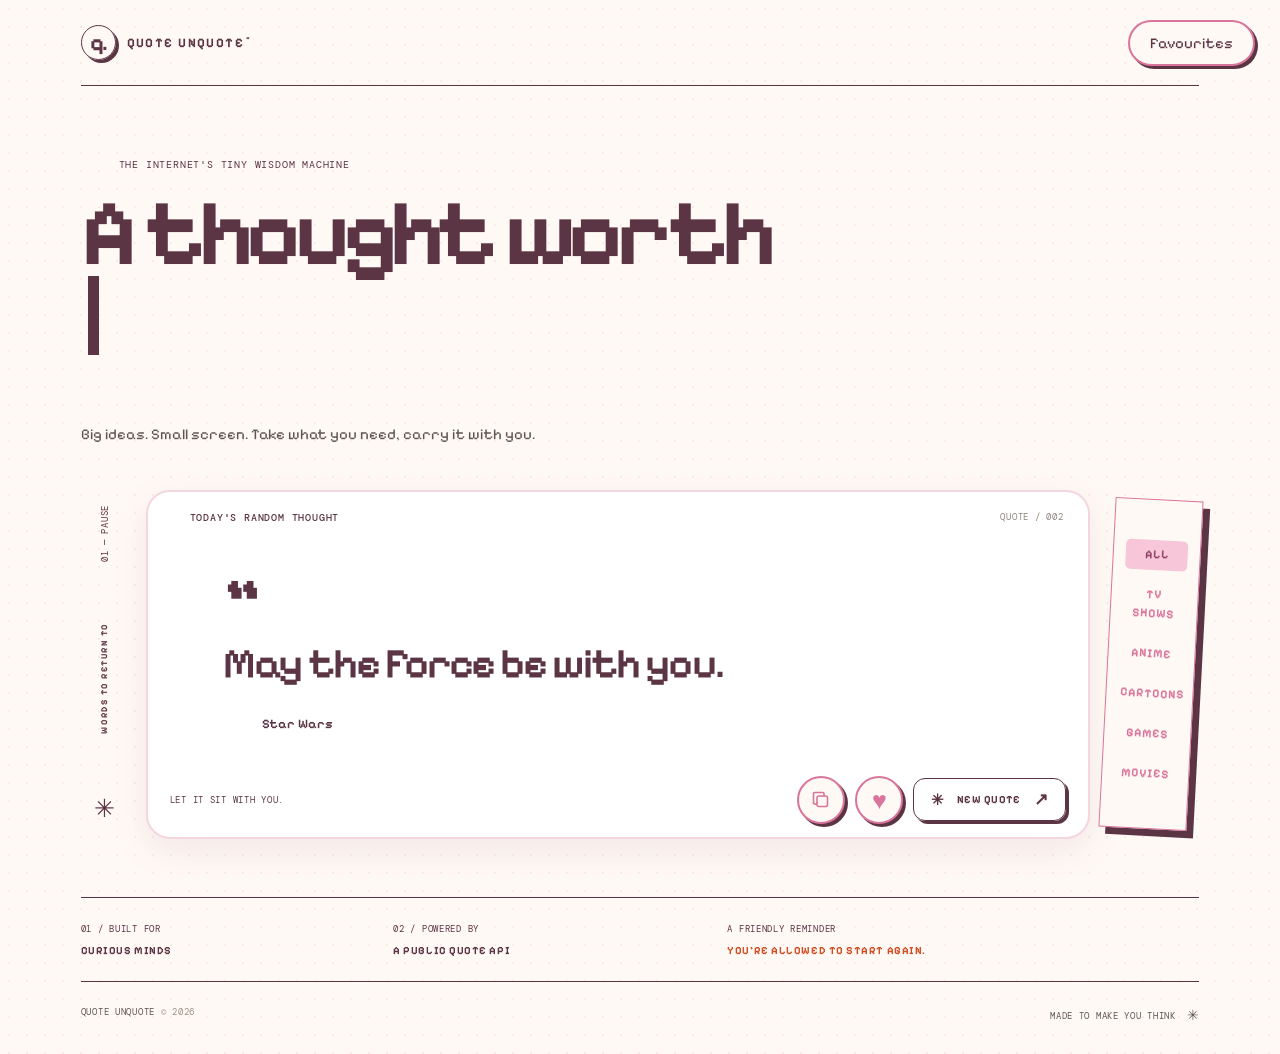
<file: index.html>
<!DOCTYPE html>
<html lang="en">
<head>
  <meta charset="UTF-8" />
  <meta name="viewport" content="width=device-width, initial-scale=1.0" />
  <meta name="theme-color" content="#f8efe4" />
  <meta name="description" content="A little inspiration, one quote at a time." />
  <title>Quote Unquote — Random Quote Generator</title>
  <link rel="preconnect" href="https://fonts.googleapis.com">
  <link rel="preconnect" href="https://fonts.gstatic.com" crossorigin>
  <link href="https://fonts.googleapis.com/css2?family=DM+Mono:wght@400;500&family=Space+Grotesk:wght@400;500;600;700&display=swap" rel="stylesheet">
  <link rel="stylesheet" href="style.css" />
  <script src="script.js" defer></script>
</head>
<body>
  <div class="page-shell">
    <header class="topbar">
      <a href="favourites.html" class="favourites-top-btn">
        Favourites
        </a>
      <a class="brand" href="#" aria-label="Quote Club home">
        <span class="brand-mark">q.</span>
        <span>QUOTE UNQUOTE<span class="brand-dot">®</span></span>
      </a>
    </header>

    <main>
      <section class="hero">
        <div class="eyebrow"><span class="eyebrow-line"></span> THE INTERNET'S TINY WISDOM MACHINE</div>
        <h1 id="heroTitle">
        <span id="titleLine1"></span><br>
        <span class="headline-accent" id="titleLine2"></span><span class="typing-cursor" id="typingCursor"></span>
        </h1>
        <p class="intro">Big ideas. Small screen. Take what you need, carry it with you.</p>
      </section>

      <section class="quote-layout" aria-live="polite">
        <div class="side-note">
          <span class="side-index">01 — PAUSE</span>
          <span class="side-vertical">WORDS TO RETURN TO</span>
          <span class="side-star">✳</span>
        </div>
        <article class="quote-card">
          <div class="card-topline">
            <span class="card-label"><span class="mini-square"></span> TODAY'S RANDOM THOUGHT</span>
            <span class="quote-number" id="quoteNumber">QUOTE / 001</span>
          </div>
          <div class="quote-content" id="quoteContent">
            <span class="quote-symbol" aria-hidden="true">“</span>
            <p class="quote-text" id="quoteText">Great things are done by a series of small things brought together.</p>
            <div class="quote-author-row">
              <span class="author-rule"></span>
              <p class="quote-author" id="quoteAuthor">Vincent van Gogh</p>
            </div>
          </div>
          <div class="loading-state" id="loadingState" hidden>
            <span class="loader"></span>
            <p>Finding a thought for you<span class="loading-dots">...</span></p>
          </div>
          <div class="error-state" id="errorState" hidden>
            <span class="error-icon">!</span>
            <p class="error-title">The words got lost.</p>
            <p class="error-copy" id="errorMessage">We couldn't reach the quote service. Check your connection and try again.</p>
            <button class="text-button" id="retryButton" type="button">Try again ↗</button>
          </div>
          <div class="card-footer">
            <span class="footer-note">LET IT SIT WITH YOU.</span>
            <div class="card-actions">
              <button
                class="icon-button copy-icon-button"
                id="copyButton"
                type="button"
                aria-label="Copy quote"
                title="Copy quote"
              >
                <svg viewBox="0 0 24 24" aria-hidden="true">
                <rect x="8" y="8" width="12" height="12" rx="2"></rect>
                <path d="M16 8V5.5A1.5 1.5 0 0 0 14.5 4h-9A1.5 1.5 0 0 0 4 5.5v9A1.5 1.5 0 0 0 8 16"></path>
                </svg>
              </button>
              <button
                class="slingshot-button"
                id="favouriteButton"
                type="button"
                aria-label="Add quote to favourites"
                title="Add to favourites"
                >
                <span class="slingshot-band"></span>
                <span class="slingshot-heart">♥</span>
                </button>
              <button class="new-quote-button" id="newQuoteButton" type="button">
                <span class="button-spark">✳</span> NEW QUOTE <span class="button-arrow">↗</span>
              </button>
            </div>
          </div>
        </article>
<div class="right-stamp">
    <button class="category-button active" data-category="All" type="button">
        ALL
    </button>
    <button class="category-button" data-category="TV Shows" type="button">
        TV SHOWS
    </button>
    <button class="category-button" data-category="Anime" type="button">
        ANIME
    </button>
    <button class="category-button" data-category="Cartoons" type="button">
        CARTOONS
    </button>
    <button class="category-button" data-category="Games" type="button">
        GAMES
    </button>
    <button class="category-button" data-category="Movies" type="button">
        MOVIES
    </button>
</div>
      </section>

      <section class="bottom-strip">
        <div class="strip-block"><span class="strip-label">01 / BUILT FOR</span><span class="strip-value">CURIOUS MINDS</span></div>
        <div class="strip-block"><span class="strip-label">02 / POWERED BY</span><span class="strip-value">A PUBLIC QUOTE API</span></div>
        <div class="strip-block strip-message"><span class="strip-label">A FRIENDLY REMINDER</span><span class="strip-value">YOU'RE ALLOWED TO START AGAIN.</span></div>
      </section>
    </main>

    <footer class="footer">
      <span>QUOTE UNQUOTE <span class="footer-copyright">© 2026</span></span>
      <span>MADE TO MAKE YOU THINK <span class="footer-heart">✳</span></span>
    </footer>
    <div class="toast" id="toast" role="status" aria-live="polite"></div>
  </div>
</body>
</html>
</file>
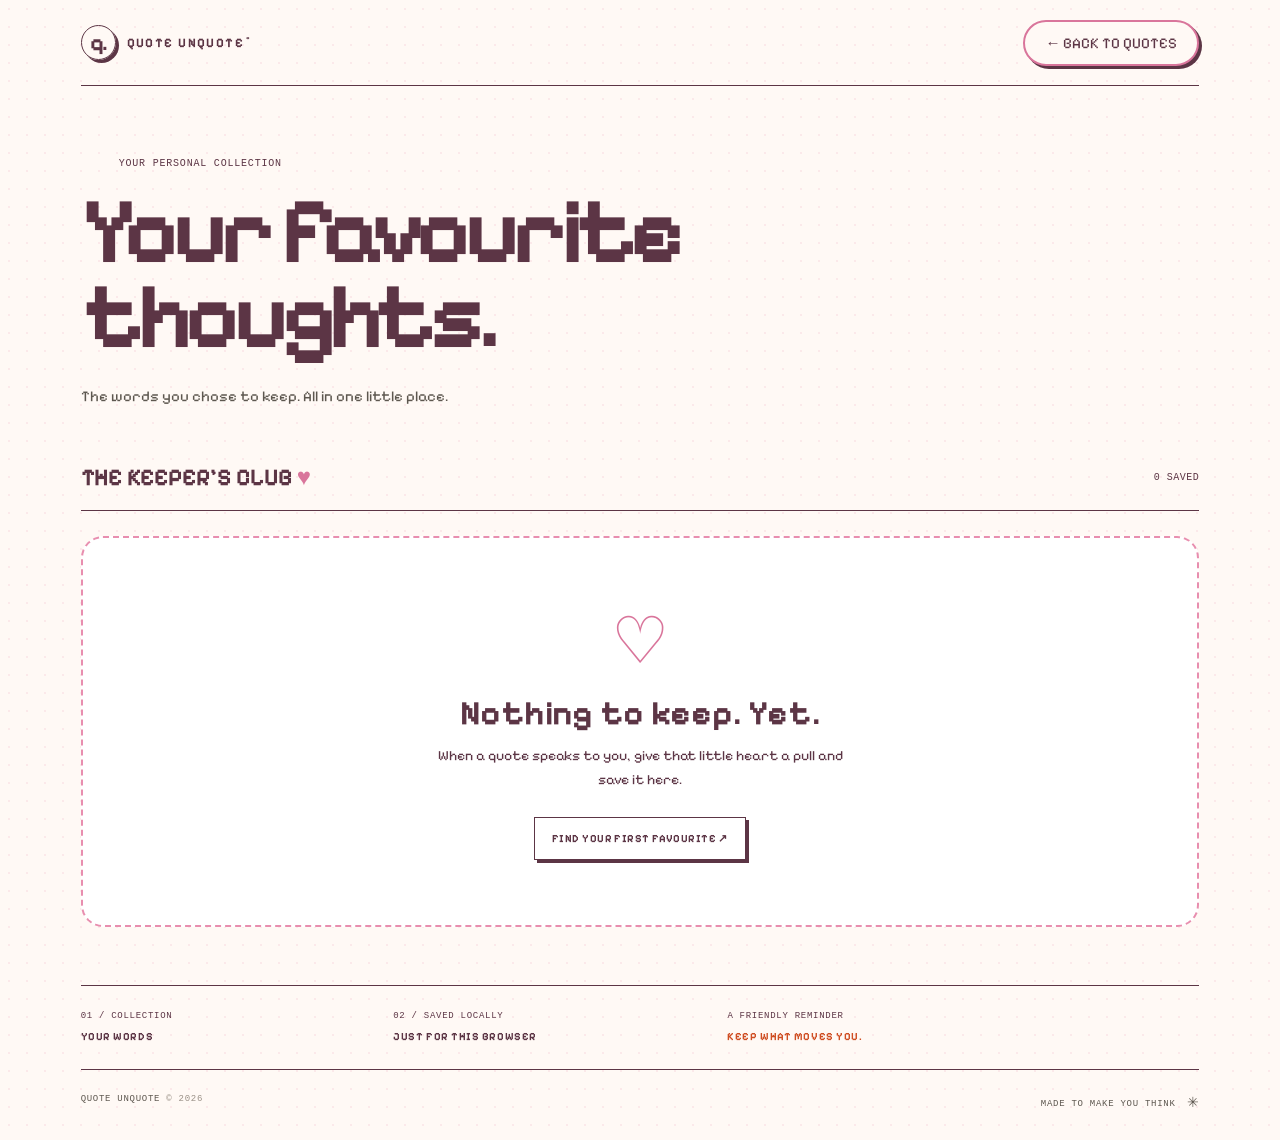
<file: favourites.html>
<!DOCTYPE html>
<html lang="en">
<head>
    <meta charset="UTF-8">
    <meta name="viewport" content="width=device-width, initial-scale=1.0">
    <meta name="theme-color" content="#FFF9F5">
    <meta name="description" content="Your favourite quotes, saved in one place.">
    <title>My Favourites — Quote Unquote</title>

    <link rel="stylesheet" href="style.css">
    <script src="favourites.js" defer></script>
</head>

<body>
    <div class="page-shell favourites-page">

        <header class="topbar">
            <a class="brand" href="index.html" aria-label="Quote Unquote home">
                <span class="brand-mark">q.</span>
                <span>QUOTE UNQUOTE<span class="brand-dot">®</span></span>
            </a>
            <a href="index.html" class="back-to-quotes-btn">
            ← BACK TO QUOTES
            </a>
        </header>
        <main>
            <section class="hero favourites-hero">
                <div class="eyebrow">
                    <span class="eyebrow-line"></span>
                    YOUR PERSONAL COLLECTION
                </div>

                <h1>Your favourite<br><span class="headline-accent">thoughts.</span></h1>

                <p class="intro">
                    The words you chose to keep. All in one little place.
                </p>
            </section>

            <section class="favourites-section">
                <div class="favourites-heading">
                    <h2>THE KEEPER'S CLUB <span aria-hidden="true">♥</span></h2>
                    <span id="favouriteCount">0 SAVED</span>
                </div>

                <div id="favouritesGrid" class="favourites-grid"></div>

                <div id="emptyFavourites" class="empty-favourites" hidden>
                    <span class="empty-heart" aria-hidden="true">♡</span>
                    <h2>Nothing to keep. Yet.</h2>
                    <p>
                        When a quote speaks to you, give that little heart a pull
                        and save it here.
                    </p>
                    <a class="new-quote-button empty-cta" href="index.html">
                        FIND YOUR FIRST FAVOURITE ↗
                    </a>
                </div>
            </section>

            <section class="bottom-strip">
                <div class="strip-block">
                    <span class="strip-label">01 / COLLECTION</span>
                    <span class="strip-value">YOUR WORDS</span>
                </div>

                <div class="strip-block">
                    <span class="strip-label">02 / SAVED LOCALLY</span>
                    <span class="strip-value">JUST FOR THIS BROWSER</span>
                </div>

                <div class="strip-block strip-message">
                    <span class="strip-label">A FRIENDLY REMINDER</span>
                    <span class="strip-value">KEEP WHAT MOVES YOU.</span>
                </div>
            </section>
        </main>

        <footer class="footer">
            <span>QUOTE UNQUOTE <span class="footer-copyright">© 2026</span></span>
            <span>MADE TO MAKE YOU THINK <span class="footer-heart">✳</span></span>
        </footer>

        <div class="toast" id="toast" role="status" aria-live="polite"></div>

    </div>
</body>
</html>
</file>
<file: style.css>
@font-face {
    font-family: "Pixelify Sans";
    src: url("./fonts/PixelifySans-VariableFont_wght.ttf") format("truetype");
    font-weight: 400 700;
    font-style: normal;
    font-display: swap;
}
:root {
    --paper: #FFF9F5;
    --ink: #5C3545;
    --pink: #F7C6D9;
    --pink-dark: #E88EAF;
    --cream: #FFF0E6;
    --white: #FFFFFF;
    --border: #F0D5DF;
    --shadow: rgba(140, 75, 100, 0.10);
}
* { box-sizing: border-box; }
html { scroll-behavior: smooth; }
body {
    margin: 0;
    background: var(--paper);
    color: var(--ink);
    font-family: "Pixelify Sans", sans-serif;
    min-height: 100vh;
    background-image:
        radial-gradient(rgba(232, 142, 175, 0.15) 1px, transparent 1px);
    background-size: 18px 18px;
}
button { font: inherit; }
.page-shell { max-width: 1440px; margin: 0 auto; padding: 0 6.3%; overflow: hidden; }
.topbar { height: 86px; display: flex; align-items: center; justify-content: space-between; border-bottom: 1.5px solid var(--ink); gap: 20px; }
.brand { display: flex; align-items: center; gap: 11px; color: var(--ink); text-decoration: none; font-size: 13px; font-weight: 700; letter-spacing: .11em; }
.brand-mark { display: grid; place-items: center; width: 35px; height: 35px; background: var(--orange); border: 1.5px solid var(--ink); border-radius: 50%; font-size: 23px; letter-spacing: -2px; box-shadow: 3px 3px 0 var(--ink); }
.brand-dot { font-size: 8px; vertical-align: top; margin-left: 2px; }
.top-meta, .edition, .eyebrow, .card-label, .quote-number, .footer-note, .side-index, .strip-label, .footer { font-family: "DM Mono", monospace; font-size: 10px; letter-spacing: .08em; }
.top-meta { display: flex; align-items: center; gap: 8px; color: #4c4942; }
.status-dot { width: 7px; height: 7px; border-radius: 50%; background: #25a66a; box-shadow: 0 0 0 3px rgba(37,166,106,.14); }
.edition { color: var(--muted); }
.hero { padding: 72px 0 44px; }
.eyebrow { display: flex; align-items: center; gap: 10px; color: var(--muted); margin-bottom: 20px; }
.eyebrow-line { width: 28px; height: 2px; background: var(--orange); }
h1 { margin: 0; font-size: clamp(54px, 7.3vw, 100px); line-height: .91; letter-spacing: -.075em; font-weight: 700; }
.headline-accent { color: var(--orange); }
.intro { margin: 25px 0 0; font-size: 15px; color: #5d574f; max-width: 460px; line-height: 1.6; }
.quote-layout { display: grid; grid-template-columns: 48px minmax(0, 1fr) 92px; gap: 17px; align-items: stretch; }
.side-note { display: flex; flex-direction: column; align-items: center; justify-content: space-between; padding: 15px 0; }
.side-index { writing-mode: vertical-rl; transform: rotate(180deg); color: var(--muted); font-size: 9px; }
.side-vertical { writing-mode: vertical-rl; transform: rotate(180deg); font-size: 9px; letter-spacing: .17em; font-weight: 700; }
.side-star { color: var(--orange); font-size: 25px; }
.quote-card {
    background: #FFFFFF;
    border: 2px solid #F4D6E1;
    border-radius: 24px;
    box-shadow: 0 12px 35px rgba(140, 75, 100, 0.10);
}
.card-topline { height: 51px; border-bottom: 1px solid var(--line); display: flex; align-items: center; justify-content: space-between; padding: 0 25px; gap: 10px; }
.card-label { display: flex; align-items: center; gap: 9px; font-weight: 500; }
.mini-square { display: inline-block; width: 8px; height: 8px; background: var(--orange); }
.quote-number { color: #8d867d; font-size: 9px; }
.quote-content { flex: 1; padding: 39px 8% 30px; display: flex; flex-direction: column; align-items: flex-start; }
.quote-symbol { color: var(--orange); font-size: 80px; line-height: .6; font-weight: 700; height: 49px; letter-spacing: -.1em; }
.quote-text { max-width: 750px; font-size: clamp(25px, 3.3vw, 42px); line-height: 1.18; letter-spacing: -.045em; font-weight: 600; margin: 8px 0 28px; }
.quote-author-row { display: flex; align-items: center; gap: 12px; }
.author-rule { width: 27px; height: 2px; background: var(--orange); }
.quote-author { margin: 0; font-size: 13px; font-weight: 600; }
.card-footer { min-height: 75px; border-top: 1px solid var(--line); padding: 13px 22px; display: flex; align-items: center; justify-content: space-between; gap: 15px; }
.footer-note { color: var(--muted); font-size: 9px; }
.card-actions { display: flex; gap: 10px; align-items: center; }
.icon-button { display: grid; place-items: center; width: 43px; height: 43px; border: 1.5px solid var(--ink); background: transparent; cursor: pointer; transition: background .2s, transform .2s; }
.icon-button:hover { background: var(--yellow); transform: translateY(-2px); }
.icon-button svg { width: 18px; height: 18px; fill: none; stroke: currentColor; stroke-width: 1.8; stroke-linecap: round; stroke-linejoin: round; }
.new-quote-button { display: flex; align-items: center; gap: 13px; height: 43px; padding: 0 17px; border: 1.5px solid var(--ink); background: var(--orange); color: var(--ink); font-size: 11px; font-weight: 700; letter-spacing: .04em; box-shadow: 3px 3px 0 var(--ink); cursor: pointer; transition: transform .15s, box-shadow .15s; }
.new-quote-button:hover { transform: translate(2px, 2px); box-shadow: 1px 1px 0 var(--ink); }
.new-quote-button:disabled { opacity: .65; cursor: wait; }
.button-spark { font-size: 15px; }
.button-arrow { font-size: 17px; }
.right-stamp { border: 1.5px solid var(--ink); background: var(--yellow); box-shadow: 5px 5px 0 var(--ink); align-self: center; height: 165px; width: 88px; display: flex; flex-direction: column; justify-content: center; align-items: center; transform: rotate(3deg); font-size: 11px; line-height: 1.6; font-weight: 700; letter-spacing: .04em; }
.stamp-star { font-size: 27px; margin-top: 8px; color: var(--orange); }
.loading-state, .error-state { flex: 1; min-height: 230px; padding: 35px; display: flex; flex-direction: column; justify-content: center; align-items: center; text-align: center; }
.loading-state p { color: var(--muted); font-size: 14px; }
.loader { width: 32px; height: 32px; border: 3px solid #e7ddd1; border-top-color: var(--orange); border-radius: 50%; animation: spin .8s linear infinite; }
@keyframes spin { to { transform: rotate(360deg); } }
.loading-dots { display: inline-block; animation: blink 1.1s steps(2, jump-none) infinite; }
@keyframes blink { 50% { opacity: .15; } }
.error-icon { display: grid; place-items: center; width: 35px; height: 35px; border: 1.5px solid var(--ink); border-radius: 50%; background: var(--orange); font-weight: 700; }
.error-title { font-size: 22px; font-weight: 700; margin: 12px 0 5px; }
.error-copy { max-width: 360px; font-size: 13px; color: var(--muted); line-height: 1.5; }
.text-button { background: transparent; border: 0; border-bottom: 1px solid var(--orange); padding: 4px 0; font-weight: 700; cursor: pointer; }
.bottom-strip { margin: 58px 0 0; display: grid; grid-template-columns: 1fr 1.15fr 1.7fr; border-top: 1.5px solid var(--ink); border-bottom: 1.5px solid var(--ink); }
.strip-block { min-height: 83px; display: flex; flex-direction: column; justify-content: center; gap: 9px; padding: 15px 22px 15px 0; }
.strip-block + .strip-block { border-left: 1px solid var(--line); padding-left: 22px; }
.strip-label { color: var(--muted); font-size: 9px; }
.strip-value { font-size: 11px; font-weight: 700; letter-spacing: .05em; }
.strip-message .strip-value { color: #cf4e23; }
.footer { display: flex; justify-content: space-between; gap: 15px; padding: 24px 0 30px; color: #5d574f; font-size: 9px; }
.footer-copyright { color: #9a9187; }
.footer-heart { color: var(--orange); font-size: 14px; vertical-align: -1px; margin-left: 5px; }
.toast { position: fixed; bottom: 24px; left: 50%; transform: translate(-50%, 15px); padding: 12px 18px; background: var(--ink); color: white; font-size: 12px; opacity: 0; pointer-events: none; transition: opacity .2s, transform .2s; z-index: 10; box-shadow: 4px 4px 0 var(--orange); }
.toast.show { opacity: 1; transform: translate(-50%, 0); }
[hidden] { display: none !important; }
button:focus-visible, a:focus-visible { outline: 3px solid #187c61; outline-offset: 4px; }
@media (max-width: 760px) {
  .page-shell { padding: 0 5%; }
  .topbar { height: 70px; }
  .top-meta { display: none; }
  .edition { font-size: 9px; }
  .hero { padding: 55px 0 35px; }
  .quote-layout { grid-template-columns: 1fr; gap: 18px; }
  .side-note { display: none; }
  .right-stamp { position: absolute; right: 8%; margin-top: -55px; width: 65px; height: 112px; font-size: 9px; transform: rotate(7deg); }
  .quote-card { min-height: 420px; }
  .card-topline { padding: 0 16px; }
  .card-label { font-size: 9px; }
  .quote-content { padding: 35px 7% 25px; }
  .quote-text { font-size: clamp(27px, 7vw, 38px); }
  .card-footer { align-items: flex-start; flex-direction: column; padding: 16px; }
  .card-actions { width: 100%; }
  .new-quote-button { flex: 1; justify-content: center; }
  .bottom-strip { grid-template-columns: 1fr 1fr; margin-top: 42px; }
  .strip-block { padding: 14px 8px 14px 0; }
  .strip-block + .strip-block { padding-left: 12px; }
  .strip-message { grid-column: 1 / -1; border-left: 0 !important; border-top: 1px solid var(--line); padding-left: 0 !important; }
  .footer { font-size: 8px; }
}
@media (prefers-reduced-motion: reduce) { *, *::before, *::after { animation-duration: .01ms !important; scroll-behavior: auto !important; transition-duration: .01ms !important; } }
/* Cheesecake theme buttons */
button {
    background: #E88EAF;
    color: #FFFFFF;
    border: 2px solid #E88EAF;
    border-radius: 12px;
    padding: 10px 18px;
    font-family: "Pixelify Sans", sans-serif;
    cursor: pointer;
    transition: all 0.2s ease;
}

button:hover {
    background: #D9759B;
    border-color: #D9759B;
    transform: translateY(-2px);
}

button:active {
    transform: translateY(0);
}
/* Cheesecake category selector */
.right-stamp {
    display: flex;
    flex-direction: column;
    align-items: center;
    justify-content: center;
    gap: 10px;
    padding: 24px 12px;
    background: #FFF9F5;
    border: 1.5px solid #D9759B;
    box-shadow: 7px 7px 0 #5C3545;
}
.category-button {
    width: 100%;
    padding: 5px 2px;
    border: none;
    background: transparent;
    color: #D9759B;
    font-family: "Pixelify Sans", sans-serif;
    font-size: 12px;
    font-weight: 700;
    letter-spacing: 1px;
    cursor: pointer;
    transition: background 0.2s ease, color 0.2s ease;
}

.category-button:hover,
.category-button.active {
    background: #F7C6D9;
    color: #8E4564;
    border-radius: 5px;
}

.category-button:focus-visible {
    outline: 2px solid #D9759B;
    outline-offset: 2px;
}
/* Keep the category card tall enough for all six buttons */
.right-stamp {
    min-height: 330px;
    box-sizing: border-box;
}

/* Make the categories easier to tap */
.category-button {
    min-height: 30px;
}
/* Typewriter heading */
#heroTitle {
  min-height: 2.2em;
}

.typing-cursor {
  display: inline-block;
  width: 0.12em;
  height: 0.85em;
  background-color: currentColor;
  margin-left: 0.08em;
  vertical-align: baseline;
  animation: cursorBlink 0.7s steps(2, start) infinite;
}

.typing-cursor.finished {
  animation: none;
  opacity: 0;
}

@keyframes cursorBlink {
  to {
    visibility: hidden;
  }
}
/* ❤️ Slingshot favourite button */

.slingshot-button {
    position: relative;
    display: grid;
    place-items: center;
    width: 48px;
    height: 48px;
    padding: 0;
    flex-shrink: 0;
    overflow: hidden;
    background: #FFF9F5;
    color: #D9759B;
    border: 2px solid #D9759B;
    border-radius: 50%;
    box-shadow: 3px 3px 0 #5C3545;
    cursor: grab;
    touch-action: none;
    user-select: none;
    transition: background 0.2s ease, color 0.2s ease;
}

.slingshot-button:hover {
    background: #F7C6D9;
    border-color: #D9759B;
    transform: translateY(-2px);
}

.slingshot-button:active {
    cursor: grabbing;
}

.slingshot-heart {
    position: relative;
    z-index: 2;
    font-family: Arial, sans-serif;
    font-size: 25px;
    line-height: 1;
    pointer-events: none;
    transition: transform 0.2s ease;
}

.slingshot-band {
    position: absolute;
    left: 8px;
    right: 8px;
    top: 50%;
    height: 2px;
    background: #E88EAF;
    opacity: 0;
    transform: translateY(-50%);
    pointer-events: none;
}

.slingshot-button.is-pulling .slingshot-band {
    opacity: 1;
}

.slingshot-button.is-pulling .slingshot-heart {
    transform: scale(0.8);
}

.slingshot-button.is-favourite {
    background: #F7C6D9;
    color: #B83F72;
}

.slingshot-button.is-favourite .slingshot-heart {
    animation: heartPop 0.35s ease;
}

@keyframes heartPop {
    0% { transform: scale(1); }
    45% { transform: scale(1.45); }
    100% { transform: scale(1); }
}

/* Small screens */
@media (max-width: 760px) {
    .slingshot-button {
        width: 43px;
        height: 43px;
    }
}
/* 📋 Matching circular copy button */

.copy-icon-button {
    display: grid;
    place-items: center;
    width: 48px;
    height: 48px;
    min-width: 48px;
    padding: 0;
    flex-shrink: 0;
    border: 2px solid #D9759B;
    border-radius: 50%;
    background: #FFF9F5;
    color: #D9759B;
    box-shadow: 3px 3px 0 #5C3545;
    cursor: pointer;
    transition: background 0.2s ease, color 0.2s ease;
}

.copy-icon-button:hover {
    background: #F7C6D9;
    color: #8E4564;
    border-color: #D9759B;
}

.copy-icon-button svg {
    width: 21px;
    height: 21px;
    fill: none;
    stroke: currentColor;
    stroke-width: 1.8;
    stroke-linecap: round;
    stroke-linejoin: round;
}

@media (max-width: 760px) {
    .copy-icon-button {
        width: 43px;
        height: 43px;
        min-width: 43px;
    }
}
/* ==========================================
   FAVOURITES PAGE — CHEESECAKE THEME
   ========================================== */

.back-link {
    color: #D9759B;
    text-decoration: none;
    font-size: 11px;
    font-weight: 700;
    letter-spacing: 0.05em;
}

.back-link:hover {
    color: #8E4564;
}

.favourites-hero {
    padding-bottom: 45px;
}

.favourites-section {
    margin-top: 10px;
}

.favourites-heading {
    display: flex;
    align-items: center;
    justify-content: space-between;
    gap: 15px;
    padding: 0 0 18px;
    border-bottom: 1.5px solid #5C3545;
    margin-bottom: 25px;
}

.favourites-heading h2 {
    margin: 0;
    font-size: clamp(17px, 2vw, 24px);
}

.favourites-heading h2 span {
    color: #D9759B;
}

#favouriteCount {
    font-family: "DM Mono", monospace;
    font-size: 10px;
    letter-spacing: 0.05em;
}

.favourites-grid {
    display: grid;
    grid-template-columns: repeat(2, minmax(0, 1fr));
    gap: 22px;
}

.favourite-card {
    position: relative;
    display: flex;
    flex-direction: column;
    align-items: flex-start;
    min-width: 0;
    padding: 25px;
    background: #FFFFFF;
    border: 2px solid #F4D6E1;
    border-radius: 20px;
    box-shadow: 5px 5px 0 #F7C6D9;
}

.favourite-card-number {
    font-family: "DM Mono", monospace;
    font-size: 9px;
    color: #8E4564;
    letter-spacing: 0.06em;
}

.favourite-card-heart {
    margin-top: 18px;
    color: #D9759B;
    font-family: Arial, sans-serif;
    font-size: 27px;
}

.favourite-card-quote {
    margin: 14px 0 22px;
    font-size: clamp(20px, 2.5vw, 30px);
    line-height: 1.3;
    overflow-wrap: anywhere;
}

.favourite-card-author-row {
    display: flex;
    align-items: center;
    gap: 10px;
    margin-top: auto;
}

.favourite-card-author {
    margin: 0;
    font-size: 12px;
    overflow-wrap: anywhere;
}

.favourite-card-category {
    margin-top: 17px;
    padding: 5px 10px;
    border-radius: 6px;
    background: #FFF0E6;
    color: #8E4564;
    font-size: 10px;
    font-weight: 700;
}

.favourite-card-actions {
    display: flex;
    flex-wrap: wrap;
    gap: 10px;
    width: 100%;
    margin-top: 22px;
    padding-top: 17px;
    border-top: 1px solid #F0D5DF;
}

.favourite-action-button {
    flex: 1;
    min-height: 38px;
    padding: 8px 12px;
    border: 1.5px solid #D9759B;
    border-radius: 9px;
    background: #FFF9F5;
    color: #8E4564;
    font-size: 11px;
    font-weight: 700;
}

.favourite-action-button:hover {
    background: #F7C6D9;
}

.remove-favourite-button {
    background: #F7C6D9;
}

.empty-favourites {
    padding: 65px 20px;
    text-align: center;
    background: #FFFFFF;
    border: 2px dashed #E88EAF;
    border-radius: 22px;
}

.empty-heart {
    display: block;
    color: #D9759B;
    font-family: Arial, sans-serif;
    font-size: 65px;
}

.empty-favourites h2 {
    margin: 15px 0 10px;
    font-size: clamp(23px, 4vw, 34px);
}

.empty-favourites p {
    max-width: 430px;
    margin: 0 auto 25px;
    font-size: 14px;
    line-height: 1.7;
}

.empty-cta {
    display: inline-flex;
    align-items: center;
    justify-content: center;
    min-height: 43px;
    text-decoration: none;
    font-size: 11px;
}

@media (max-width: 760px) {
    .favourites-grid {
        grid-template-columns: 1fr;
    }

    .favourite-card {
        padding: 22px;
    }

    .favourites-heading {
        align-items: flex-start;
    }

    .back-link {
        font-size: 9px;
    }
}
/* Slingshot interaction polish */

.slingshot-button {
    overflow: visible;
    touch-action: none;
}

.slingshot-band {
    transform-origin: center;
    border-radius: 10px;
    transition: opacity 0.12s ease;
}

.slingshot-heart {
    will-change: transform;
}

.slingshot-button.is-pulling {
    background: #F7C6D9;
    box-shadow: 1px 1px 0 #5C3545;
}
/* Make the WHOLE circle move like a slingshot */
.slingshot-button {
    overflow: hidden;
    transform-origin: center;
    will-change: transform;
}

.slingshot-button.is-pulling {
    background: #F7C6D9;
    box-shadow: 1px 1px 0 #5C3545;
}

.slingshot-button.is-pulling .slingshot-heart {
    transform: none;
}

.slingshot-button .slingshot-band {
    display: none;
}
/* Smooth, physical slingshot interaction */
.slingshot-button {
    position: relative;
    z-index: 5;
    overflow: hidden;
    transform-origin: center;
    will-change: transform;
    transition:
        background 0.2s ease,
        box-shadow 0.2s ease;
}

.slingshot-button.is-pulling {
    background: #F7C6D9;
    box-shadow: 1px 1px 0 #5C3545;
    cursor: grabbing;
}

.slingshot-button .slingshot-heart {
    transition: none;
    pointer-events: none;
}

.slingshot-button .slingshot-band {
    display: none;
}

.slingshot-button.is-pulling .slingshot-heart {
    transform: scale(0.9);
}

.slingshot-button.is-returning {
    transition: transform 0.45s cubic-bezier(.18, .89, .32, 1.28);
}
/* Slingshot shadow effect */
.slingshot-button {
    isolation: isolate;
    overflow: visible;
}

/* The darker silhouette left behind while dragging */
.slingshot-button::before {
    content: "";
    position: absolute;
    inset: 0;
    border-radius: 50%;
    background: rgba(217, 117, 155, 0.32);
    border: 2px solid rgba(184, 63, 114, 0.5);
    box-sizing: border-box;
    opacity: 0;
    transform: scale(0.92);
    z-index: -1;
    pointer-events: none;
    transition: opacity 0.15s ease, transform 0.2s ease;
}

/* Shadow becomes visible during the pull */
.slingshot-button.is-pulling::before {
    opacity: var(--pull-shadow-opacity, 0.35);
    transform: scale(1.08);
}

/* A deeper shadow when pulled farther */
.slingshot-button.is-pulling {
    box-shadow:
        0 0 0 5px rgba(217, 117, 155, 0.12),
        3px 3px 0 #5C3545;
}
/* Elastic shadow behind the draggable heart */
.slingshot-shadow {
    position: fixed;
    width: 48px;
    height: 58px;
    pointer-events: none;
    z-index: 4;
    opacity: 0;
    background: rgba(217, 117, 155, 0.22);
    border-radius: 50% 50% 50% 50%;
    filter: blur(3px);
    transform-origin: center center;
    will-change: transform, opacity;
}


.favourites-top-btn {
    position: fixed;
    top: 20px;
    right: 25px;
    z-index: 1000;

    display: inline-flex;
    align-items: center;
    justify-content: center;

    padding: 12px 20px;

    background: #FFF9F5;
    color: #5C3545;

    border: 2px solid #D9759B;
    border-radius: 30px;

    font-family: 'Pixelify Sans', sans-serif;
    font-size: 15px;
    text-decoration: none;

    box-shadow: 3px 3px 0 #5C3545;

    transition: transform 0.2s ease,
                background 0.2s ease,
                color 0.2s ease;
}

.favourites-top-btn:visited {
    color: #5C3545;
}

.favourites-top-btn:hover {
    background: #F7C6D9;
    color: #5C3545;
    transform: translateY(-2px);
}
.back-to-quotes-btn {
    display: inline-flex;
    align-items: center;
    justify-content: center;

    padding: 12px 20px;

    background: #FFF9F5;
    color: #5C3545;

    border: 2px solid #D9759B;
    border-radius: 30px;

    font-family: 'Pixelify Sans', sans-serif;
    font-size: 15px;
    text-decoration: none;

    box-shadow: 3px 3px 0 #5C3545;

    transition: transform 0.2s ease,
                background 0.2s ease,
                color 0.2s ease;
}

.back-to-quotes-btn:visited {
    color: #5C3545;
}

.back-to-quotes-btn:hover {
    background: #F7C6D9;
    color: #5C3545;
    transform: translateY(-2px);
}
/* ===== MOBILE RESPONSIVENESS ===== */
@media (max-width: 760px) {

  .page-shell {
    width: 100%;
    max-width: 100%;
    padding: 0 5%;
    overflow: hidden;
  }

  /* Header */
  .topbar {
    height: auto;
    min-height: 70px;
    padding: 15px 0;
    gap: 10px;
    flex-wrap: wrap;
  }

  .brand {
    font-size: 11px;
    gap: 8px;
  }

  .brand-mark {
    width: 32px;
    height: 32px;
    flex-shrink: 0;
  }

  .top-meta {
    display: none;
  }

  .edition {
    font-size: 9px;
  }

  /* Heading and introduction */
  .hero {
    padding: 42px 0 30px;
  }

  .eyebrow {
    font-size: 9px;
    line-height: 1.6;
    flex-wrap: wrap;
  }

  h1 {
    font-size: clamp(42px, 10vw, 68px);
    line-height: 1;
    overflow-wrap: break-word;
  }

  .intro {
    max-width: 100%;
    font-size: 14px;
    line-height: 1.7;
  }

  /* Quote layout */
  .quote-layout {
    display: grid;
    grid-template-columns: minmax(0, 1fr);
    gap: 18px;
    position: relative;
  }

  .side-note {
    display: none;
  }

  /* Keep the decorative stamp out of the quote text */
  .right-stamp {
    display: none;
  }

  /* Quote card */
  .quote-card {
    width: 100%;
    min-width: 0;
    min-height: 0;
    box-shadow: 5px 5px 0 var(--ink);
  }

  .card-topline {
    min-height: 48px;
    height: auto;
    padding: 12px 14px;
    gap: 8px;
    flex-wrap: wrap;
  }

  .card-label {
    font-size: 9px;
  }

  .quote-number {
    font-size: 9px;
  }

  /* Quote content */
  .quote-content {
    min-width: 0;
    padding: 30px 20px 25px;
  }

  .quote-symbol {
    font-size: 64px;
    height: 42px;
  }

  .quote-text {
    width: 100%;
    max-width: 100%;
    font-size: clamp(23px, 6.5vw, 34px);
    line-height: 1.3;
    letter-spacing: -0.035em;
    overflow-wrap: anywhere;
    word-break: normal;
    margin: 8px 0 24px;
  }

  .quote-author-row {
    max-width: 100%;
    flex-wrap: wrap;
  }

  .quote-author {
    overflow-wrap: anywhere;
  }

  /* Card footer and action buttons */
  .card-footer {
    min-width: 0;
    align-items: stretch;
    flex-direction: column;
    padding: 16px;
    gap: 16px;
  }

  .footer-note {
    font-size: 9px;
  }

  .card-actions {
    width: 100%;
    display: flex;
    align-items: center;
    gap: 10px;
  }

  .icon-button {
    width: 43px;
    height: 43px;
    flex-shrink: 0;
  }

  .new-quote-button {
    min-width: 0;
    flex: 1;
    justify-content: center;
    gap: 8px;
    padding: 0 10px;
    font-size: 10px;
  }

  /* Bottom information strip */
  .bottom-strip {
    grid-template-columns: 1fr 1fr;
    margin-top: 38px;
  }

  .strip-block {
    min-width: 0;
    padding: 14px 8px 14px 0;
  }

  .strip-block + .strip-block {
    padding-left: 12px;
  }

  .strip-label {
    font-size: 8px;
    line-height: 1.5;
  }

  .strip-value {
    font-size: 10px;
    line-height: 1.6;
    overflow-wrap: anywhere;
  }

  .strip-message {
    grid-column: 1 / -1;
    border-left: 0 !important;
    border-top: 1px solid var(--line);
    padding-left: 0 !important;
  }

  /* Footer */
  .footer {
    flex-wrap: wrap;
    font-size: 8px;
    line-height: 1.8;
    padding: 20px 0 28px;
  }

  /* Loading and error states */
  .loading-state,
  .error-state {
    padding: 25px 15px;
    min-height: 180px;
  }
}

/* Extra-small phones */
@media (max-width: 380px) {

  .page-shell {
    padding: 0 4%;
  }

  .hero {
    padding-top: 32px;
  }

  h1 {
    font-size: clamp(38px, 10vw, 48px);
  }

  .card-topline {
    align-items: flex-start;
    flex-direction: column;
    gap: 8px;
  }

  .quote-content {
    padding: 25px 15px 22px;
  }

  .quote-text {
    font-size: clamp(21px, 6.5vw, 26px);
  }

  .card-footer {
    padding: 13px;
  }

  .card-actions {
    gap: 8px;
  }

  .icon-button {
    width: 40px;
    height: 40px;
  }

  .new-quote-button {
    gap: 6px;
    padding: 0 7px;
    font-size: 9px;
  }
}
</file>
